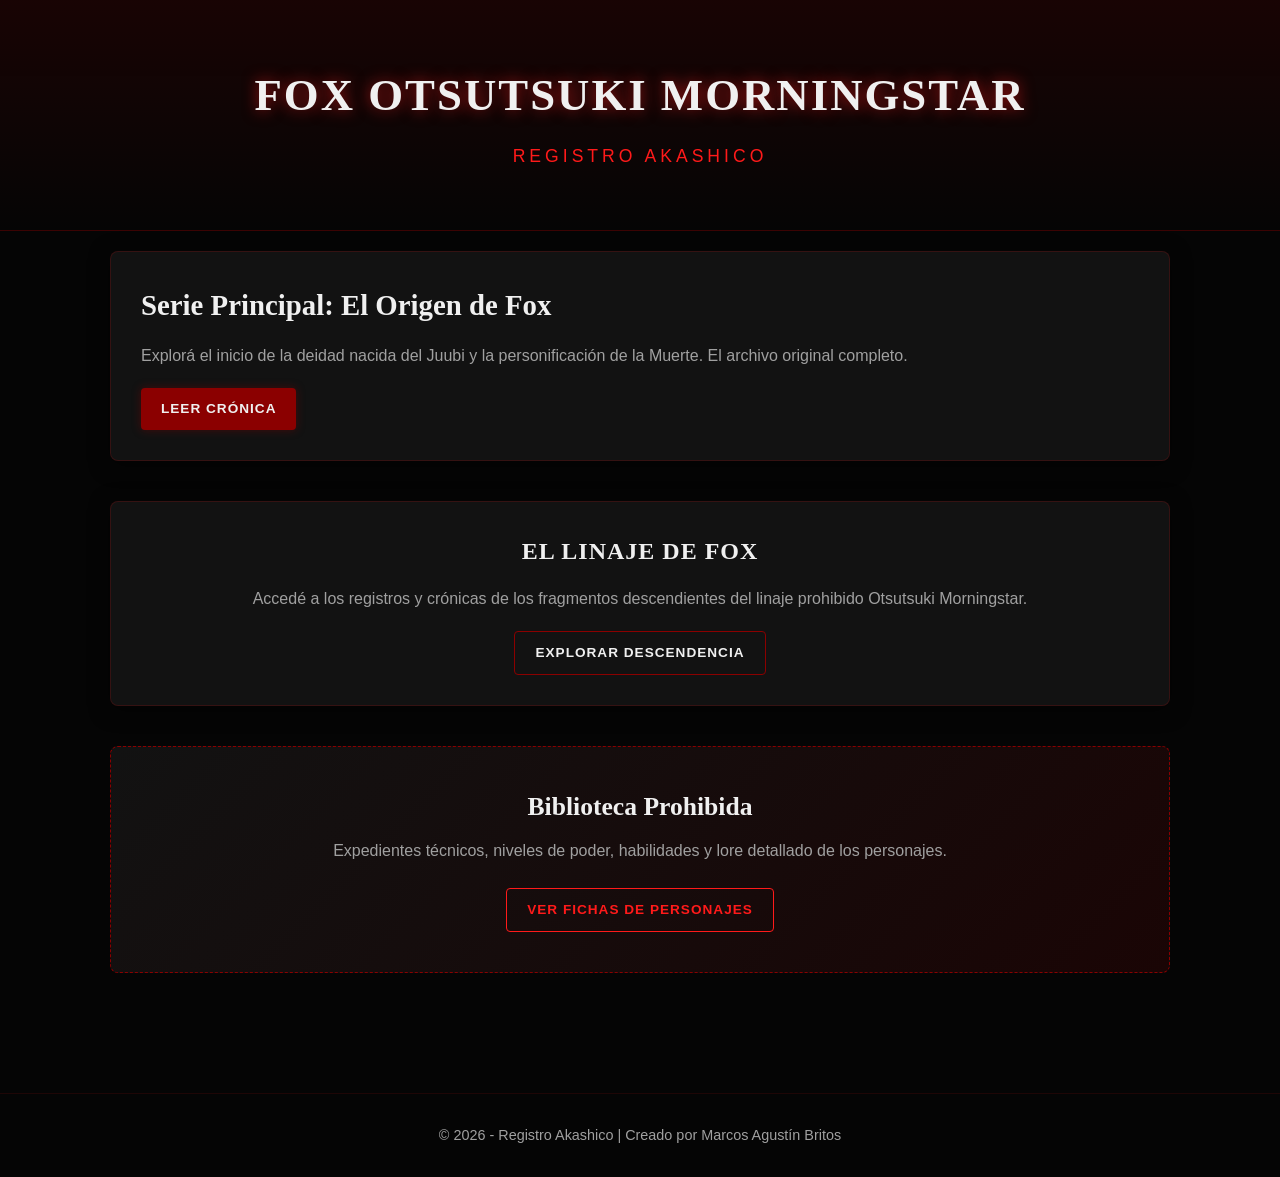
<file: index.html>
<!DOCTYPE html>
<html lang="es">
<head>
    <meta charset="UTF-8">
    <meta name="viewport" content="width=device-width, initial-scale=1.0">
    <title>Fox Otsutsuki Morningstar - Registro Akashico</title>
    <link rel="stylesheet" href="css/styles.css">
</head>
<body>

    <header class="main-header">
        <div class="header-content">
            <h1>Fox Otsutsuki Morningstar</h1>
            <p class="subtitle">Registro Akashico</p>
        </div>
    </header>

    <main class="container">
        
        <!-- Serie Principal -->
        <section class="main-series">
            <div class="featured-card">
                <div class="card-info">
                    <h2>Serie Principal: El Origen de Fox</h2>
                    <p>Explorá el inicio de la deidad nacida del Juubi y la personificación de la Muerte. El archivo original completo.</p>
                    <a href="series/fox-principal/cap1.html" class="btn-primary">Leer Crónica</a>
                </div>
            </div>
        </section>

        <!-- Nueva Sección El Linaje (Acceso Único) -->
        <section class="lineage-section">
            <div class="featured-card lineage-card">
                <div class="card-info" style="text-align: center;">
                    <h3 class="section-title" style="border: none; padding: 0; display: inline-block; margin-bottom: 15px;">El Linaje de Fox</h3>
                    <p>Accedé a los registros y crónicas de los fragmentos descendientes del linaje prohibido Otsutsuki Morningstar.</p>
                    <a href="series/descendencia/linaje.html" class="btn-secondary">Explorar Descendencia</a>
                </div>
            </div>
        </section>

        <!-- Biblioteca Prohibida -->
        <section class="archive-section">
            <div class="archive-box">
                <h3>Biblioteca Prohibida</h3>
                <p>Expedientes técnicos, niveles de poder, habilidades y lore detallado de los personajes.</p>
                <a href="personajes/index-fichas.html" class="btn-archive">Ver Fichas de Personajes</a>
            </div>
        </section>

    </main>

    <footer class="main-footer">
        <p>&copy; 2026 - Registro Akashico | Creado por Marcos Agustín Britos</p>
    </footer>

</body>
</html>
</file>
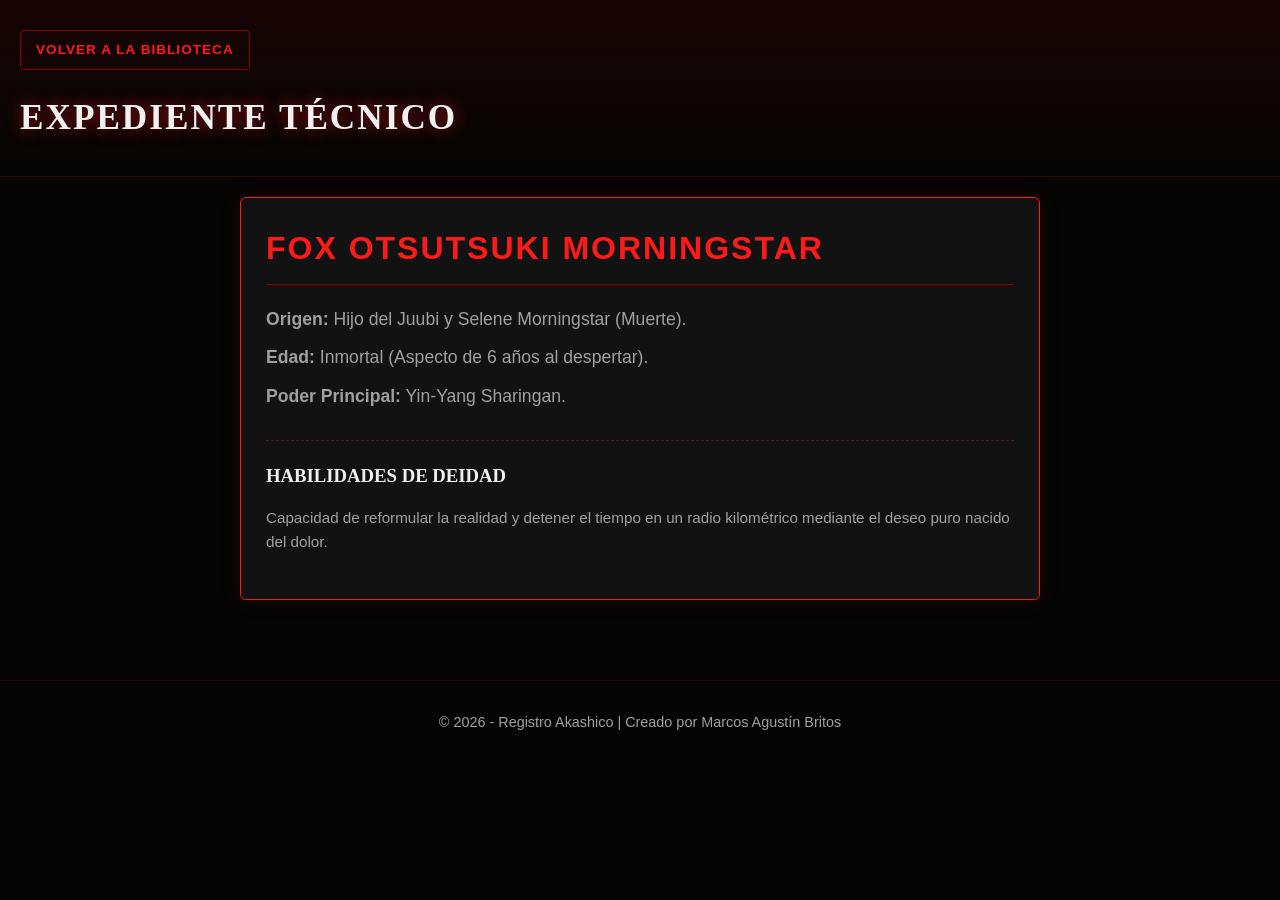
<file: personajes/aion.html>
<!DOCTYPE html>
<html lang="es">
<head>
    <meta charset="UTF-8">
    <meta name="viewport" content="width=device-width, initial-scale=1.0">
    <title>Expediente: Fox | Registro Akashico</title>
    <link rel="stylesheet" href="../css/styles.css">
</head>
<body>

    <header class="main-header chapter-header">
        <a href="index-fichas.html" class="btn-back">Volver a la Biblioteca</a>
        <div class="header-content">
            <h1>Expediente Técnico</h1>
        </div>
    </header>

    <main class="container">
        <section class="character-file story-card">
            <h2 class="character-name">Fox Otsutsuki Morningstar</h2>
            <div class="character-details">
                <p><strong>Origen:</strong> Hijo del Juubi y Selene Morningstar (Muerte).</p>
                <p><strong>Edad:</strong> Inmortal (Aspecto de 6 años al despertar).</p>
                <p><strong>Poder Principal:</strong> Yin-Yang Sharingan.</p>
            </div>
            
            <div class="character-lore">
                <h3>Habilidades de Deidad</h3>
                <p>Capacidad de reformular la realidad y detener el tiempo en un radio kilométrico mediante el deseo puro nacido del dolor.</p>
            </div>
        </section>
    </main>

    <footer class="main-footer">
        <p>&copy; 2026 - Registro Akashico | Creado por Marcos Agustín Britos</p>
    </footer>

</body>
</html>
</file>
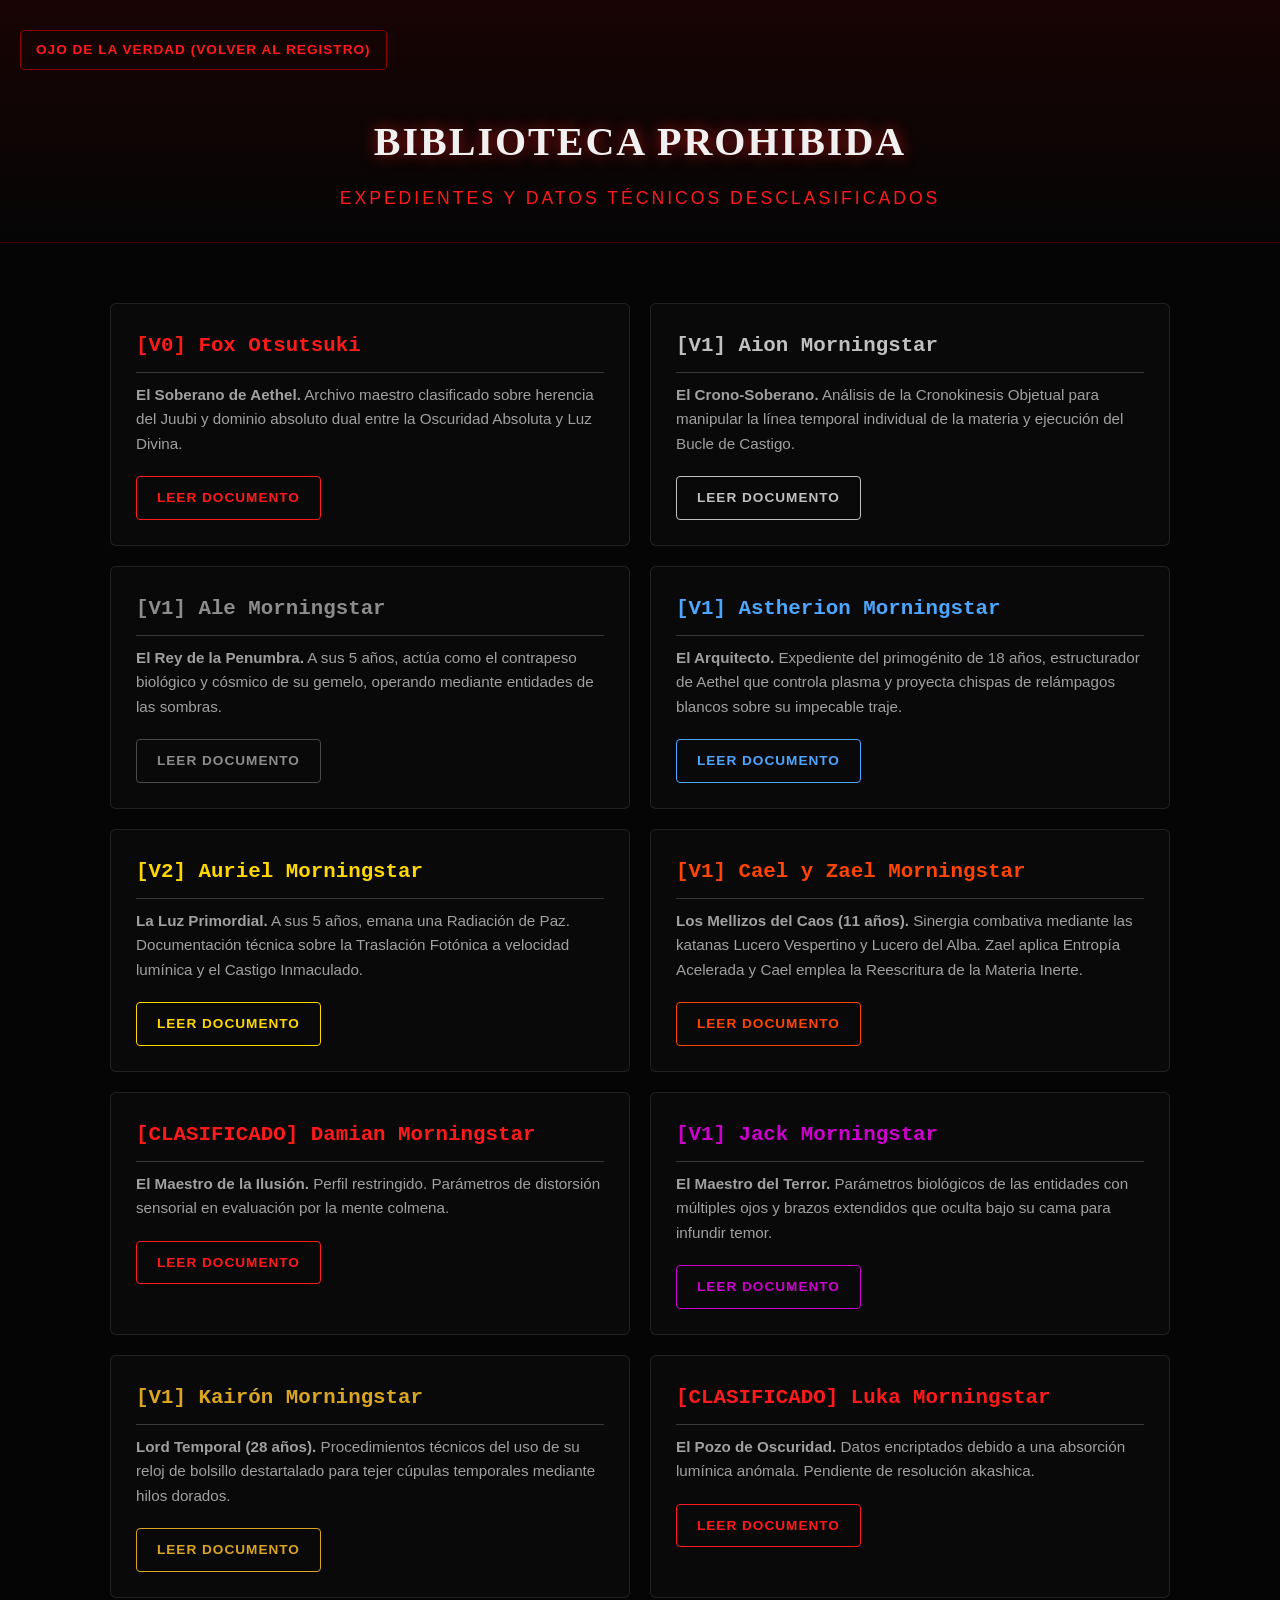
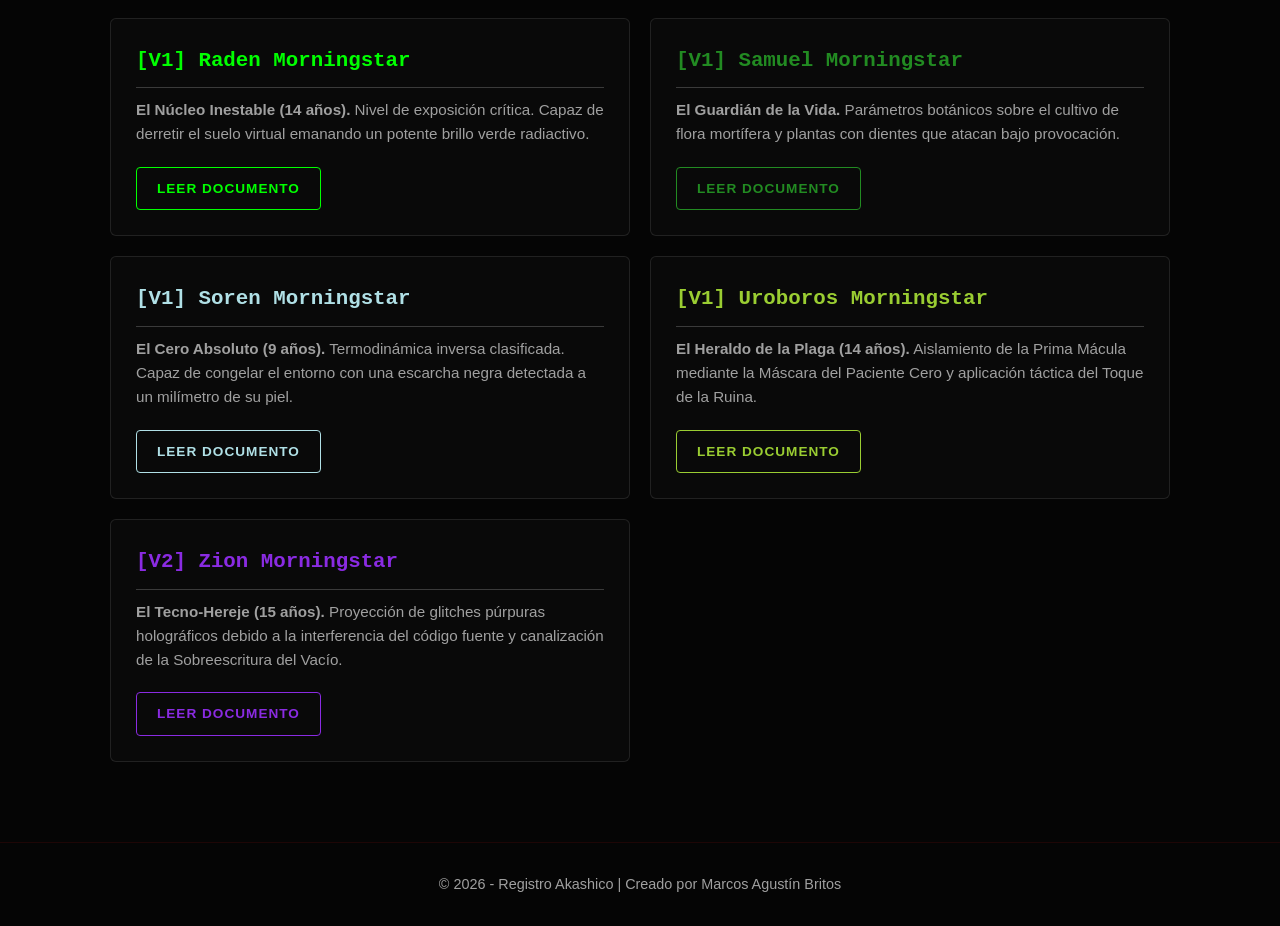
<file: personajes/index-fichas.html>
<!DOCTYPE html>
<html lang="es">
<head>
    <meta charset="UTF-8">
    <meta name="viewport" content="width=device-width, initial-scale=1.0">
    <title>Biblioteca Prohibida | Registro Akashico</title>
    <!-- Volvemos dos niveles para llegar a la raíz y entrar a css -->
    <link rel="stylesheet" href="../css/styles.css">
    
    <!-- MAGIA CSS: EFECTOS GLOBALES PARA LOS EXPEDIENTES -->
    <style>
        body {
            transition: all 0.5s ease;
            position: relative;
        }

        body::before, body::after {
            content: '';
            position: fixed;
            inset: 0;
            z-index: 9999;
            pointer-events: none;
            opacity: 0;
            transition: opacity 0.5s ease;
            display: flex;
            justify-content: center;
            align-items: center;
            text-align: center;
        }

        /* EXPEDIENTE: FOX */
        body:has(.card-fox:hover) { background: radial-gradient(circle, #ffffff 10%, #000000 90%); color: #fff; }
        body:has(.card-fox:hover)::before { content: "S O B E R A N O  D E  A E T H E L"; font-size: 4rem; color: transparent; -webkit-text-stroke: 2px var(--bright-red); opacity: 0.3; letter-spacing: 30px; text-shadow: 0 0 20px rgba(255, 0, 0, 0.5); }

        /* EXPEDIENTE: AION */
        body:has(.card-aion:hover) { filter: grayscale(100%) contrast(120%); }
        body:has(.card-aion:hover)::before { content: "⏳ REGRESIÓN BIOLÓGICA ACTIVADA ⏳"; font-family: monospace; font-size: 2rem; color: white; top: 20px; bottom: auto; opacity: 0.8; letter-spacing: 5px; }
        body:has(.card-aion:hover) .grid-container { animation: time-reverse 0.1s infinite alternate; }
        @keyframes time-reverse { 0% { transform: translateX(-2px); } 100% { transform: translateX(2px); } }

        /* EXPEDIENTE: ALE */
        body:has(.card-ale:hover) { background-color: #000; }
        body:has(.card-ale:hover) main > *:not(.grid-container) { opacity: 0.1; }
        body:has(.card-ale:hover)::before { background: radial-gradient(circle at 50% 50%, transparent 10%, rgba(0,0,0,0.95) 80%); opacity: 1; }

        /* EXPEDIENTE: ASTHERION */
        body:has(.card-astherion:hover)::before { content: "⚡ PROTOCOLO ARQUITECTO ⚡"; font-size: 4rem; color: #4da6ff; opacity: 0.15; animation: text-glitch 0.1s infinite; }

        /* EXPEDIENTE: AURIEL */
        body:has(.card-auriel:hover) { background-color: #ffffff; color: #000 !important; filter: brightness(1.2) contrast(1.1); }
        body:has(.card-auriel:hover) * { box-shadow: none !important; text-shadow: 0 0 10px rgba(255, 215, 0, 0.8) !important; border-color: gold !important; color: #111; }

        /* EXPEDIENTE: CAEL Y ZAEL */
        @keyframes destroy-rebuild { 0% { filter: blur(0) grayscale(0); opacity: 1; transform: scale(1); } 40% { filter: blur(8px) grayscale(100%); opacity: 0.4; transform: scale(0.98) skewX(2deg); } 60% { filter: blur(5px) sepia(1) hue-rotate(-50deg) saturate(5); opacity: 0.6; transform: scale(1.02); } 100% { filter: blur(0) grayscale(0); opacity: 1; transform: scale(1); } }
        body:has(.card-cael-zael:hover) main { animation: destroy-rebuild 2s infinite; }

        /* EXPEDIENTE: DAMIAN */
        body:has(.card-damian:hover) { background: linear-gradient(90deg, #002395 33%, #ffffff 33%, #ffffff 66%, #ed2939 66%); animation: warp-perspective 3s infinite alternate; }
        @keyframes warp-perspective { 0% { transform: perspective(500px) rotateX(5deg); } 100% { transform: perspective(500px) rotateX(-5deg); } }

        /* EXPEDIENTE: JACK */
        body:has(.card-jack:hover) { background-color: #0a0000; filter: contrast(150%) saturate(150%); }
        body:has(.card-jack:hover) * { color: #8b0000 !important; font-family: 'Courier New', Courier, monospace !important; }
        body:has(.card-jack:hover)::before { content: "👁️ ALERTA BIOLÓGICA 👁️"; font-size: 6rem; color: red; opacity: 0.15; animation: jumpscare 0.4s infinite; }
        @keyframes jumpscare { 0%, 90% { opacity: 0; transform: scale(1); } 95% { opacity: 0.8; transform: scale(1.5); } 100% { opacity: 0; } }

        /* EXPEDIENTE: KAIRÓS */
        body:has(.card-kairos:hover) { filter: sepia(0.8) hue-rotate(-10deg); }
        body:has(.card-kairos:hover)::after { background: repeating-radial-gradient(circle, transparent, transparent 20px, rgba(218, 165, 32, 0.1) 21px, rgba(218, 165, 32, 0.1) 22px); opacity: 1; animation: clock-spin 10s linear infinite; }
        @keyframes clock-spin { 100% { transform: rotate(360deg); } }

        /* EXPEDIENTE: LUKA */
        body:has(.card-luka:hover) { background-color: black; }
        body:has(.card-luka:hover) main, body:has(.card-luka:hover) header { opacity: 0.05; }
        body:has(.card-luka:hover) .card-luka { opacity: 1 !important; box-shadow: 0 0 50px rgba(255,255,255,0.8); z-index: 1000; position: relative; }

        /* EXPEDIENTE: RADEN */
        body:has(.card-raden:hover) { filter: sepia(1) hue-rotate(70deg) saturate(4) brightness(0.9); }
        body:has(.card-raden:hover)::after { box-shadow: inset 0 0 150px #00ff00; opacity: 0.6; animation: geiger-pulse 0.2s infinite; }
        @keyframes geiger-pulse { 0% { opacity: 0.5; } 100% { opacity: 0.7; } }

        /* EXPEDIENTE: SAMUEL */
        body:has(.card-samuel:hover) { background-color: #051a05; }
        body:has(.card-samuel:hover)::before { content: "🌿 🥀 🌱 🌿 🥀 🌱"; font-size: 8rem; display: flex; flex-wrap: wrap; opacity: 0.2; color: #228b22; }

        /* EXPEDIENTE: SOREN */
        body:has(.card-soren:hover) { filter: hue-rotate(180deg) saturate(0.3) brightness(1.5); }
        body:has(.card-soren:hover)::after { box-shadow: inset 0 0 200px rgba(176, 224, 230, 0.8); background: linear-gradient(to bottom, rgba(255,255,255,0.1), rgba(176,224,230,0.2)); opacity: 1; }

        /* EXPEDIENTE: UROBOROS */
        body:has(.card-uroboros:hover) { filter: sepia(0.5) hue-rotate(40deg) contrast(1.2); }
        body:has(.card-uroboros:hover)::after { background: radial-gradient(circle, transparent, rgba(154, 205, 50, 0.3)); filter: blur(5px); opacity: 1; animation: miasma-drift 3s infinite alternate; }
        @keyframes miasma-drift { 0% { transform: scale(1); opacity: 0.8; } 100% { transform: scale(1.1); opacity: 1; } }

        /* EXPEDIENTE: ZION */
        body:has(.card-zion:hover) { animation: system-glitch 0.2s infinite; }
        body:has(.card-zion:hover)::before { content: "DATOS CORRUPTOS // SOBREESCRITURA INICIADA"; font-family: monospace; font-size: 3rem; color: #8a2be2; background: black; opacity: 0.5; animation: text-glitch 0.3s infinite; }
        @keyframes system-glitch { 0% { filter: hue-rotate(0deg) contrast(100%); transform: translate(0, 0); } 20% { filter: hue-rotate(90deg) contrast(200%); transform: translate(-3px, 3px); } 40% { filter: hue-rotate(0deg) contrast(100%); transform: translate(3px, -3px); } 60% { filter: hue-rotate(180deg) contrast(300%); transform: translate(-2px, 2px); } 100% { filter: hue-rotate(0deg) contrast(100%); transform: translate(0, 0); } }
        @keyframes text-glitch { 0% { opacity: 1; transform: skewX(0); } 50% { opacity: 0.8; transform: skewX(5deg); } 100% { opacity: 1; transform: skewX(0); } }

        /* Estilo general para las tarjetas de archivo */
        .archive-card {
            border: 1px solid rgba(255, 255, 255, 0.1);
            background: rgba(10, 10, 10, 0.8);
        }
        .archive-card h4 {
            font-family: 'Courier New', Courier, monospace;
            border-bottom: 1px solid rgba(255, 255, 255, 0.2);
            padding-bottom: 10px;
        }
    </style>
</head>
<body>

    <header class="main-header chapter-header">
        <a href="../index.html" class="btn-back">Ojo de la Verdad (Volver al Registro)</a>
        <div class="header-content" style="text-align: center; margin-top: 20px;">
            <h1 style="font-size: 2.5rem; text-shadow: 0 0 15px rgba(255, 26, 26, 0.6);">Biblioteca Prohibida</h1>
            <p class="subtitle" style="color: var(--bright-red); letter-spacing: 3px; margin-top: 10px;">Expedientes y Datos Técnicos Desclasificados</p>
        </div>
    </header>

    <main class="container" style="margin-top: 40px;">
        
        <div class="grid-container">
            
            <!-- Ficha de Fox -->
            <div class="story-card archive-card card-fox">
                <h4 style="color: var(--bright-red);">[V0] Fox Otsutsuki</h4>
                <p><strong>El Soberano de Aethel.</strong> Archivo maestro clasificado sobre herencia del Juubi y dominio absoluto dual entre la Oscuridad Absoluta y Luz Divina.</p>
                <a href="fox.html" class="btn-archive" style="border-color: var(--bright-red);">Leer Documento</a>
            </div>

            <!-- Ficha de Aion -->
            <div class="story-card archive-card card-aion">
                <h4 style="color: #c0c0c0;">[V1] Aion Morningstar</h4>
                <p><strong>El Crono-Soberano.</strong> Análisis de la Cronokinesis Objetual para manipular la línea temporal individual de la materia y ejecución del Bucle de Castigo.</p>
                <a href="aion.html" class="btn-archive" style="border-color: #c0c0c0; color: #c0c0c0;">Leer Documento</a>
            </div>

            <!-- Ficha de Ale -->
            <div class="story-card archive-card card-ale">
                <h4 style="color: #8c8c8c;">[V1] Ale Morningstar</h4>
                <p><strong>El Rey de la Penumbra.</strong> A sus 5 años, actúa como el contrapeso biológico y cósmico de su gemelo, operando mediante entidades de las sombras.</p>
                <a href="ale.html" class="btn-archive" style="border-color: #4a4a4a; color: #8c8c8c;">Leer Documento</a>
            </div>

            <!-- Ficha de Astherion -->
            <div class="story-card archive-card card-astherion">
                <h4 style="color: #4da6ff;">[V1] Astherion Morningstar</h4>
                <p><strong>El Arquitecto.</strong> Expediente del primogénito de 18 años, estructurador de Aethel que controla plasma y proyecta chispas de relámpagos blancos sobre su impecable traje.</p>
                <a href="astherion.html" class="btn-archive" style="border-color: #4da6ff; color: #4da6ff;">Leer Documento</a>
            </div>

            <!-- Ficha de Auriel -->
            <div class="story-card archive-card card-auriel">
                <h4 style="color: #ffd700;">[V2] Auriel Morningstar</h4>
                <p><strong>La Luz Primordial.</strong> A sus 5 años, emana una Radiación de Paz. Documentación técnica sobre la Traslación Fotónica a velocidad lumínica y el Castigo Inmaculado.</p>
                <a href="auriel.html" class="btn-archive" style="border-color: #ffd700; color: #ffd700;">Leer Documento</a>
            </div>

            <!-- Ficha de Cael y Zael -->
            <div class="story-card archive-card card-cael-zael">
                <h4 style="color: #ff4500;">[V1] Cael y Zael Morningstar</h4>
                <p><strong>Los Mellizos del Caos (11 años).</strong> Sinergia combativa mediante las katanas Lucero Vespertino y Lucero del Alba. Zael aplica Entropía Acelerada y Cael emplea la Reescritura de la Materia Inerte.</p>
                <a href="cael-zael.html" class="btn-archive" style="border-color: #ff4500; color: #ff4500;">Leer Documento</a>
            </div>

            <!-- Ficha de Damian -->
            <div class="story-card archive-card card-damian">
                <h4 style="color: var(--bright-red);">[CLASIFICADO] Damian Morningstar</h4>
                <p><strong>El Maestro de la Ilusión.</strong> Perfil restringido. Parámetros de distorsión sensorial en evaluación por la mente colmena.</p>
                <a href="damian.html" class="btn-archive">Leer Documento</a>
            </div>

            <!-- Ficha de Jack -->
            <div class="story-card archive-card card-jack">
                <h4 style="color: #cc00cc;">[V1] Jack Morningstar</h4>
                <p><strong>El Maestro del Terror.</strong> Parámetros biológicos de las entidades con múltiples ojos y brazos extendidos que oculta bajo su cama para infundir temor.</p>
                <a href="jack.html" class="btn-archive" style="border-color: #cc00cc; color: #cc00cc;">Leer Documento</a>
            </div>

            <!-- Ficha de Kairon -->
            <div class="story-card archive-card card-kairon">
                <h4 style="color: #daa520;">[V1] Kairón Morningstar</h4>
                <p><strong>Lord Temporal (28 años).</strong> Procedimientos técnicos del uso de su reloj de bolsillo destartalado para tejer cúpulas temporales mediante hilos dorados.</p>
                <a href="kairon.html" class="btn-archive" style="border-color: #daa520; color: #daa520;">Leer Documento</a>
            </div>

            <!-- Ficha de Luka -->
            <div class="story-card archive-card card-luka">
                <h4 style="color: var(--bright-red);">[CLASIFICADO] Luka Morningstar</h4>
                <p><strong>El Pozo de Oscuridad.</strong> Datos encriptados debido a una absorción lumínica anómala. Pendiente de resolución akashica.</p>
                <a href="luka.html" class="btn-archive">Leer Documento</a>
            </div>

            <!-- Ficha de Raden -->
            <div class="story-card archive-card card-raden">
                <h4 style="color: #00ff00;">[V1] Raden Morningstar</h4>
                <p><strong>El Núcleo Inestable (14 años).</strong> Nivel de exposición crítica. Capaz de derretir el suelo virtual emanando un potente brillo verde radiactivo.</p>
                <a href="raden.html" class="btn-archive" style="border-color: #00ff00; color: #00ff00;">Leer Documento</a>
            </div>

            <!-- Ficha de Samuel -->
            <div class="story-card archive-card card-samuel">
                <h4 style="color: #228b22;">[V1] Samuel Morningstar</h4>
                <p><strong>El Guardián de la Vida.</strong> Parámetros botánicos sobre el cultivo de flora mortífera y plantas con dientes que atacan bajo provocación.</p>
                <a href="samuel.html" class="btn-archive" style="border-color: #228b22; color: #228b22;">Leer Documento</a>
            </div>

            <!-- Ficha de Soren -->
            <div class="story-card archive-card card-soren">
                <h4 style="color: #b0e0e6;">[V1] Soren Morningstar</h4>
                <p><strong>El Cero Absoluto (9 años).</strong> Termodinámica inversa clasificada. Capaz de congelar el entorno con una escarcha negra detectada a un milímetro de su piel.</p>
                <a href="soren.html" class="btn-archive" style="border-color: #b0e0e6; color: #b0e0e6;">Leer Documento</a>
            </div>

            <!-- Ficha de Uroboros -->
            <div class="story-card archive-card card-uroboros">
                <h4 style="color: #9acd32;">[V1] Uroboros Morningstar</h4>
                <p><strong>El Heraldo de la Plaga (14 años).</strong> Aislamiento de la Prima Mácula mediante la Máscara del Paciente Cero y aplicación táctica del Toque de la Ruina.</p>
                <a href="uroboros.html" class="btn-archive" style="border-color: #9acd32; color: #9acd32;">Leer Documento</a>
            </div>

            <!-- Ficha de Zion -->
            <div class="story-card archive-card card-zion">
                <h4 style="color: #8a2be2;">[V2] Zion Morningstar</h4>
                <p><strong>El Tecno-Hereje (15 años).</strong> Proyección de glitches púrpuras holográficos debido a la interferencia del código fuente y canalización de la Sobreescritura del Vacío.</p>
                <a href="zion.html" class="btn-archive" style="border-color: #8a2be2; color: #8a2be2;">Leer Documento</a>
            </div>

        </div>

    </main>

    <footer class="main-footer">
        <p>&copy; 2026 - Registro Akashico | Creado por Marcos Agustín Britos</p>
    </footer>

</body>
</html>
</file>
<file: css/styles.css>
/* --- VARIABLES GLOBALES --- */
:root {
    --bg-dark: #050505;
    --bg-card: #121212;
    --text-main: #f0f0f0;
    --text-muted: #a0a0a0;
    --primary-red: #8b0000;
    --bright-red: #ff1a1a;
}

/* --- RESET Y ESTILOS BASE --- */
* {
    box-sizing: border-box;
    margin: 0;
    padding: 0;
}

body {
    background-color: var(--bg-dark);
    color: var(--text-main);
    font-family: 'Segoe UI', Tahoma, Geneva, Verdana, sans-serif;
    line-height: 1.6;
    overflow-x: hidden;
}

.container {
    max-width: 1100px;
    margin: 0 auto;
    padding: 20px;
}

/* --- ENCABEZADOS --- */
.main-header {
    background: linear-gradient(180deg, rgba(139,0,0,0.15) 0%, rgba(5,5,5,0) 100%);
    border-bottom: 1px solid rgba(139,0,0,0.3);
    text-align: center;
    padding: 60px 20px;
}

.main-header h1 {
    font-family: 'Georgia', serif;
    font-size: 2.8rem;
    color: var(--text-main);
    text-transform: uppercase;
    letter-spacing: 2px;
    text-shadow: 0 0 15px rgba(255, 26, 26, 0.6);
}

.main-header .subtitle {
    font-size: 1.1rem;
    color: var(--bright-red);
    text-transform: uppercase;
    letter-spacing: 4px;
    margin-top: 10px;
}

/* --- SECCIONES DEL HOME (TARJETAS Y GRILLA) --- */
.main-series {
    margin-bottom: 40px;
}

.featured-card {
    background-color: var(--bg-card);
    border: 1px solid rgba(255, 26, 26, 0.15);
    border-radius: 8px;
    overflow: hidden;
    box-shadow: 0 4px 20px rgba(0,0,0,0.5);
    transition: transform 0.3s ease, border-color 0.3s ease, box-shadow 0.3s ease;
}

.featured-card:hover {
    transform: translateY(-3px);
    border-color: var(--bright-red);
    box-shadow: 0 4px 25px rgba(255, 26, 26, 0.2);
}

.card-info {
    padding: 30px;
}

.card-info h2 {
    font-family: 'Georgia', serif;
    font-size: 1.8rem;
    margin-bottom: 15px;
    color: var(--text-main);
}

.card-info p {
    color: var(--text-muted);
    margin-bottom: 20px;
}

.lineage-section {
    margin-bottom: 40px;
}

.section-title {
    font-family: 'Georgia', serif;
    font-size: 1.5rem;
    margin-bottom: 20px;
    border-left: 4px solid var(--primary-red);
    padding-left: 10px;
    text-transform: uppercase;
    letter-spacing: 1px;
}

.grid-container {
    display: grid;
    grid-template-columns: repeat(2, 1fr);
    gap: 20px;
}

.story-card {
    background-color: var(--bg-card);
    border: 1px solid rgba(255, 26, 26, 0.1);
    border-radius: 6px;
    padding: 25px;
    transition: all 0.3s ease;
}

.story-card:hover {
    border-color: rgba(255, 26, 26, 0.5);
    box-shadow: 0 0 15px rgba(255, 26, 26, 0.1);
    transform: translateY(-2px);
}

.story-card h4 {
    font-size: 1.3rem;
    margin-bottom: 10px;
}

.story-card p {
    color: var(--text-muted);
    font-size: 0.95rem;
    margin-bottom: 20px;
}

/* --- BOTONES --- */
.btn-primary, .btn-secondary, .btn-archive, .btn-back {
    display: inline-block;
    text-decoration: none;
    padding: 10px 20px;
    border-radius: 4px;
    font-weight: bold;
    transition: all 0.3s ease;
    text-transform: uppercase;
    font-size: 0.85rem;
    letter-spacing: 1px;
}

.btn-primary {
    background-color: var(--primary-red);
    color: var(--text-main);
    box-shadow: 0 0 10px rgba(139,0,0,0.4);
}

.btn-primary:hover {
    background-color: var(--bright-red);
    box-shadow: 0 0 15px var(--bright-red);
}

.btn-secondary {
    background-color: transparent;
    color: var(--text-main);
    border: 1px solid var(--primary-red);
}

.btn-secondary:hover {
    background-color: var(--primary-red);
    box-shadow: 0 0 10px rgba(139,0,0,0.3);
}

.btn-back {
    margin-bottom: 20px;
    border: 1px solid var(--primary-red);
    padding: 8px 15px;
    color: var(--bright-red);
}

.btn-back:hover {
    background: var(--primary-red);
    color: var(--text-main);
    box-shadow: 0 0 10px rgba(255, 26, 26, 0.4);
}

/* --- BIBLIOTECA / ARCHIVOS --- */
.archive-section {
    margin-bottom: 40px;
}

.archive-box {
    background: linear-gradient(135deg, #121212 0%, #1a0505 100%);
    border: 1px dashed var(--primary-red);
    padding: 40px;
    text-align: center;
    border-radius: 8px;
}

.archive-box h3 {
    font-family: 'Georgia', serif;
    font-size: 1.6rem;
    margin-bottom: 10px;
}

.archive-box p {
    color: var(--text-muted);
    margin-bottom: 25px;
}

.btn-archive {
    background-color: transparent;
    color: var(--bright-red);
    border: 1px solid var(--bright-red);
}

.btn-archive:hover {
    background-color: rgba(255, 26, 26, 0.1);
    box-shadow: 0 0 15px rgba(255, 26, 26, 0.4);
}

/* --- ESTILOS DE LECTURA (CAPÍTULOS) --- */
.chapter-header {
    padding: 30px 20px;
    text-align: left;
}

.chapter-header h1 {
    font-size: 2.2rem;
}

.reading-container {
    max-width: 750px;
    font-size: 1.1rem;
}

.chapter-content p {
    margin-bottom: 25px;
    line-height: 1.8;
    color: #e0e0e0;
}

.chapter-navigation {
    display: flex;
    justify-content: space-between;
    margin-top: 50px;
    padding-top: 20px;
    border-top: 1px solid rgba(255, 26, 26, 0.2);
}

/* --- ESTILOS DE FICHA DE PERSONAJE --- */
.character-file {
    text-align: left;
    border-color: var(--bright-red);
    box-shadow: 0 0 20px rgba(139,0,0,0.2);
    max-width: 800px;
    margin: 0 auto;
}

.character-name {
    color: var(--bright-red);
    font-size: 2rem;
    margin-bottom: 20px;
    border-bottom: 1px solid var(--primary-red);
    padding-bottom: 10px;
    text-transform: uppercase;
    letter-spacing: 2px;
}

.character-details p {
    margin-bottom: 10px;
    font-size: 1.1rem;
}

.character-details strong {
    color: var(--text-muted);
}

.character-lore {
    margin-top: 30px;
    padding-top: 20px;
    border-top: 1px dashed rgba(255, 26, 26, 0.3);
}

.character-lore h3 {
    color: var(--text-main);
    margin-bottom: 15px;
    text-transform: uppercase;
    font-family: 'Georgia', serif;
}

/* --- PIE DE PÁGINA --- */
.main-footer {
    border-top: 1px solid rgba(255, 26, 26, 0.1);
    text-align: center;
    padding: 30px 20px;
    color: var(--text-muted);
    font-size: 0.9rem;
    margin-top: 60px;
}

/* --- RESPONSIVE --- */
@media (max-width: 768px) {
    .grid-container {
        grid-template-columns: 1fr;
    }
    .main-header h1 {
        font-size: 2rem;
    }
}
</file>
